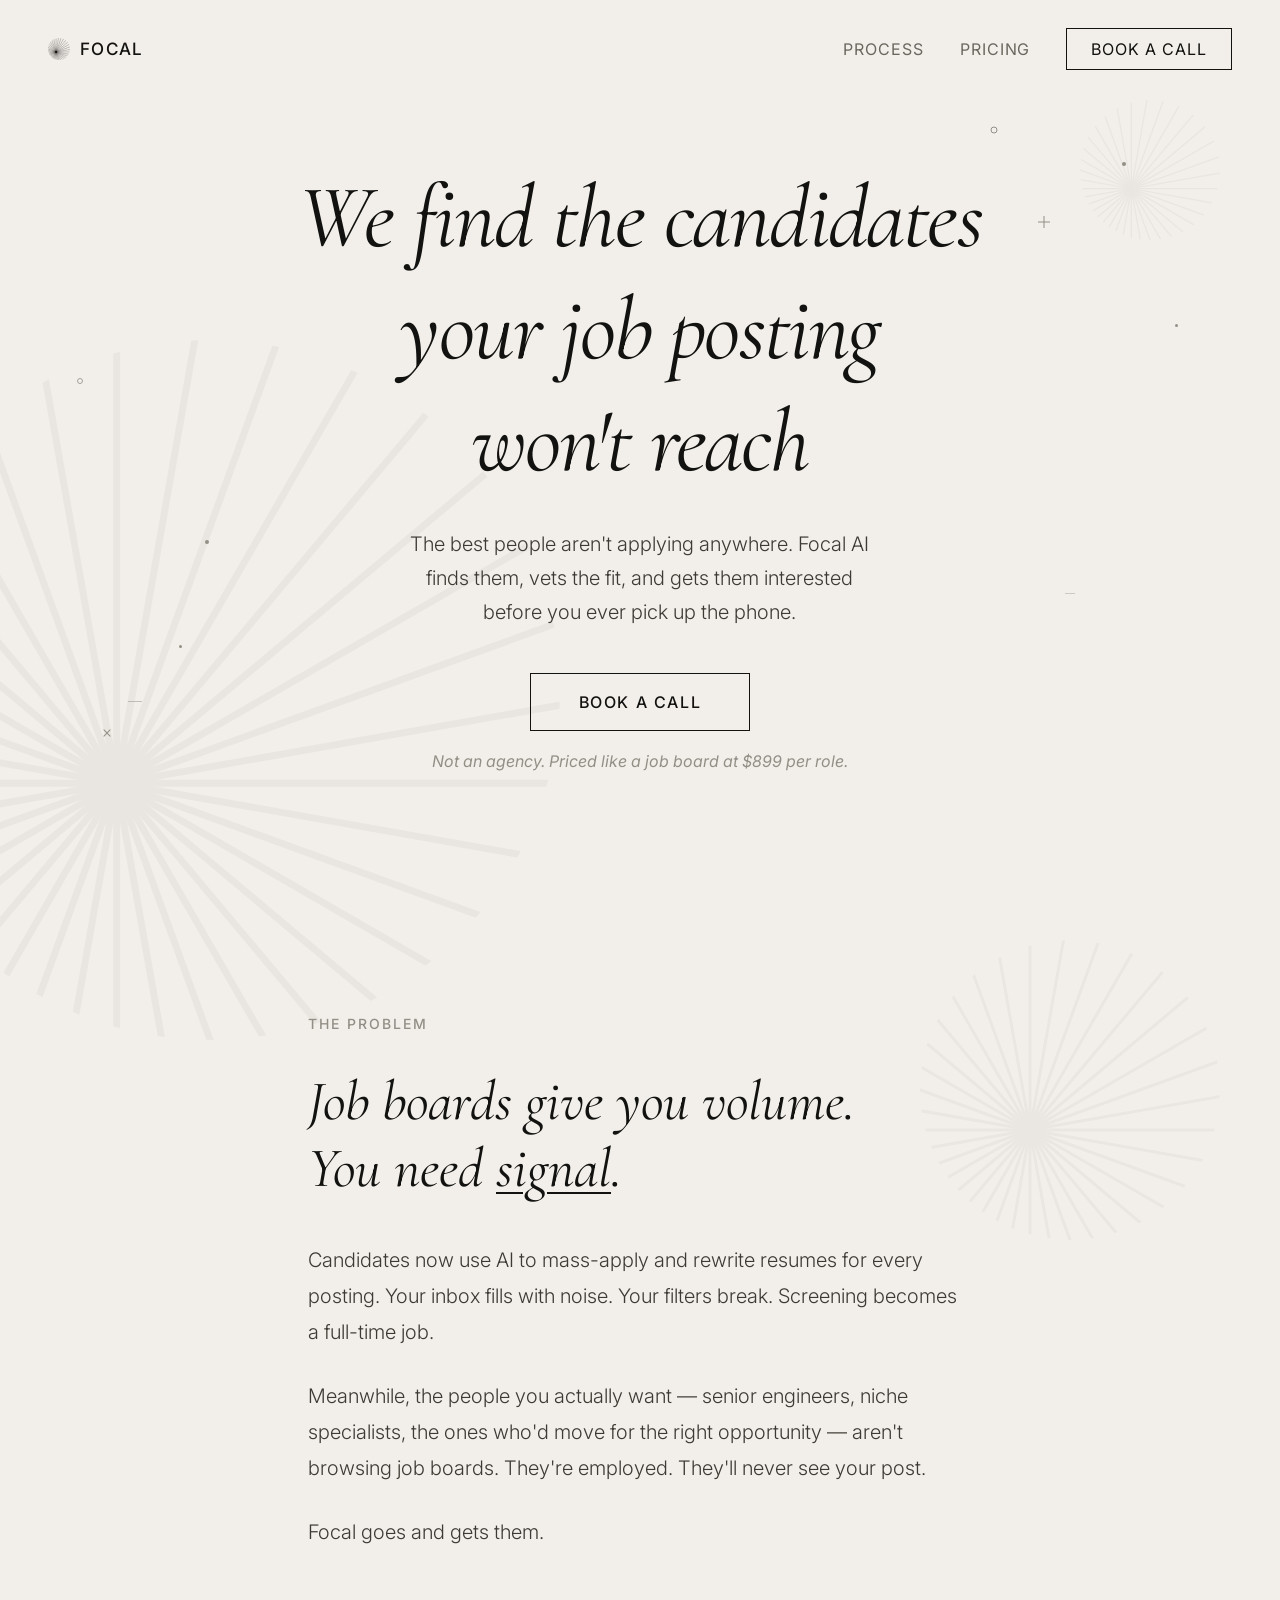
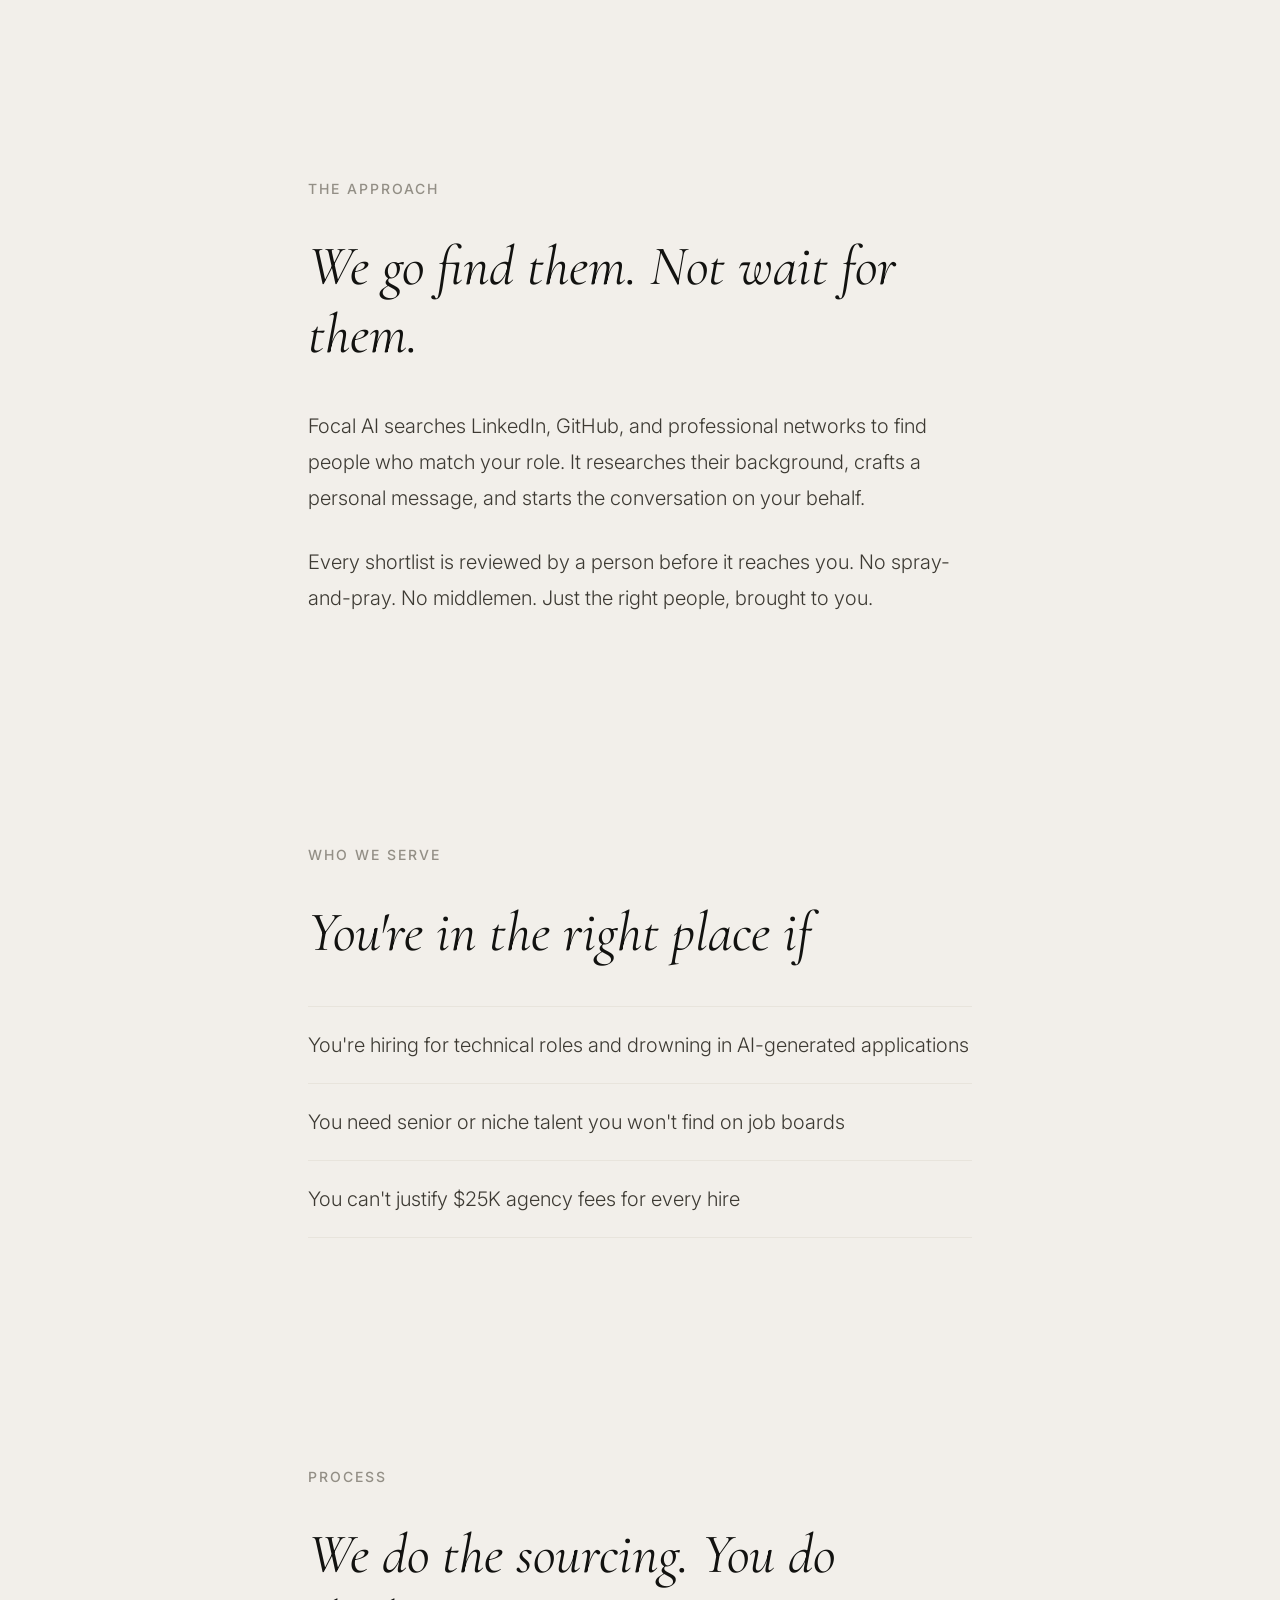
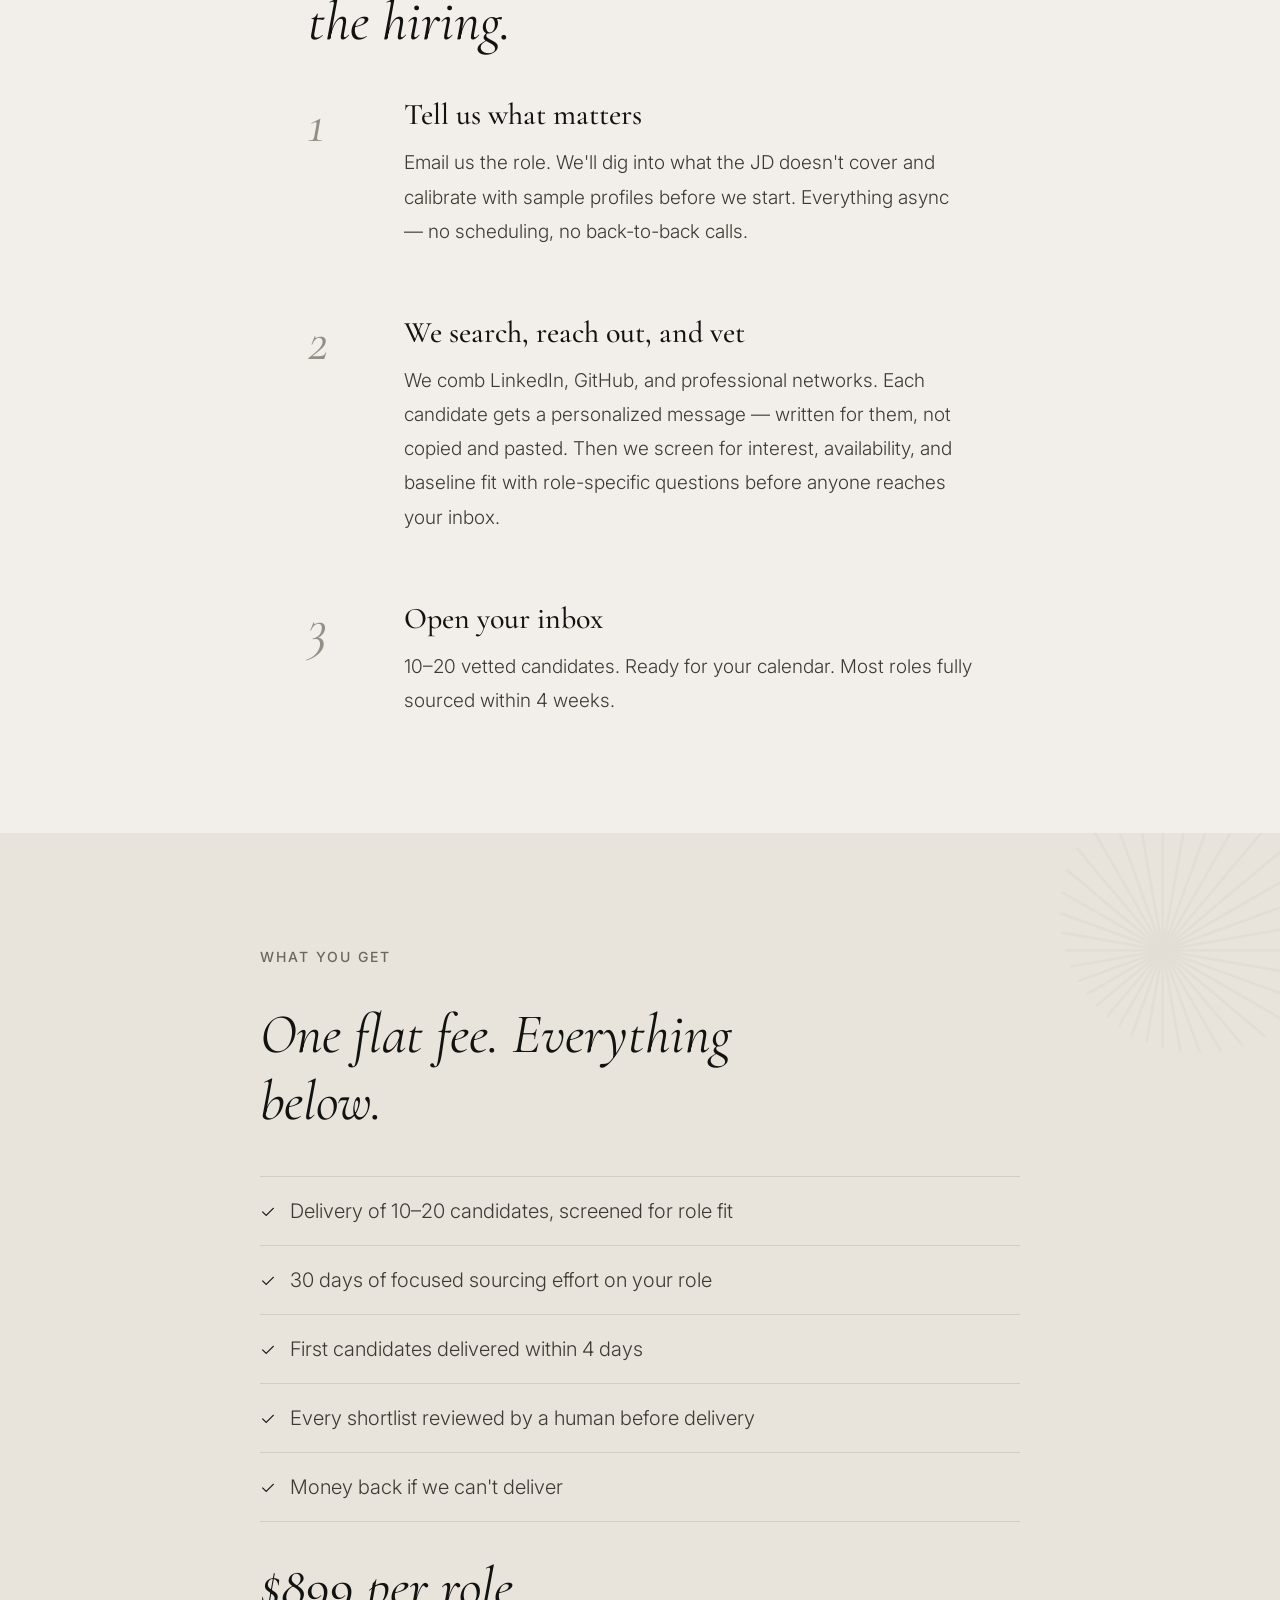
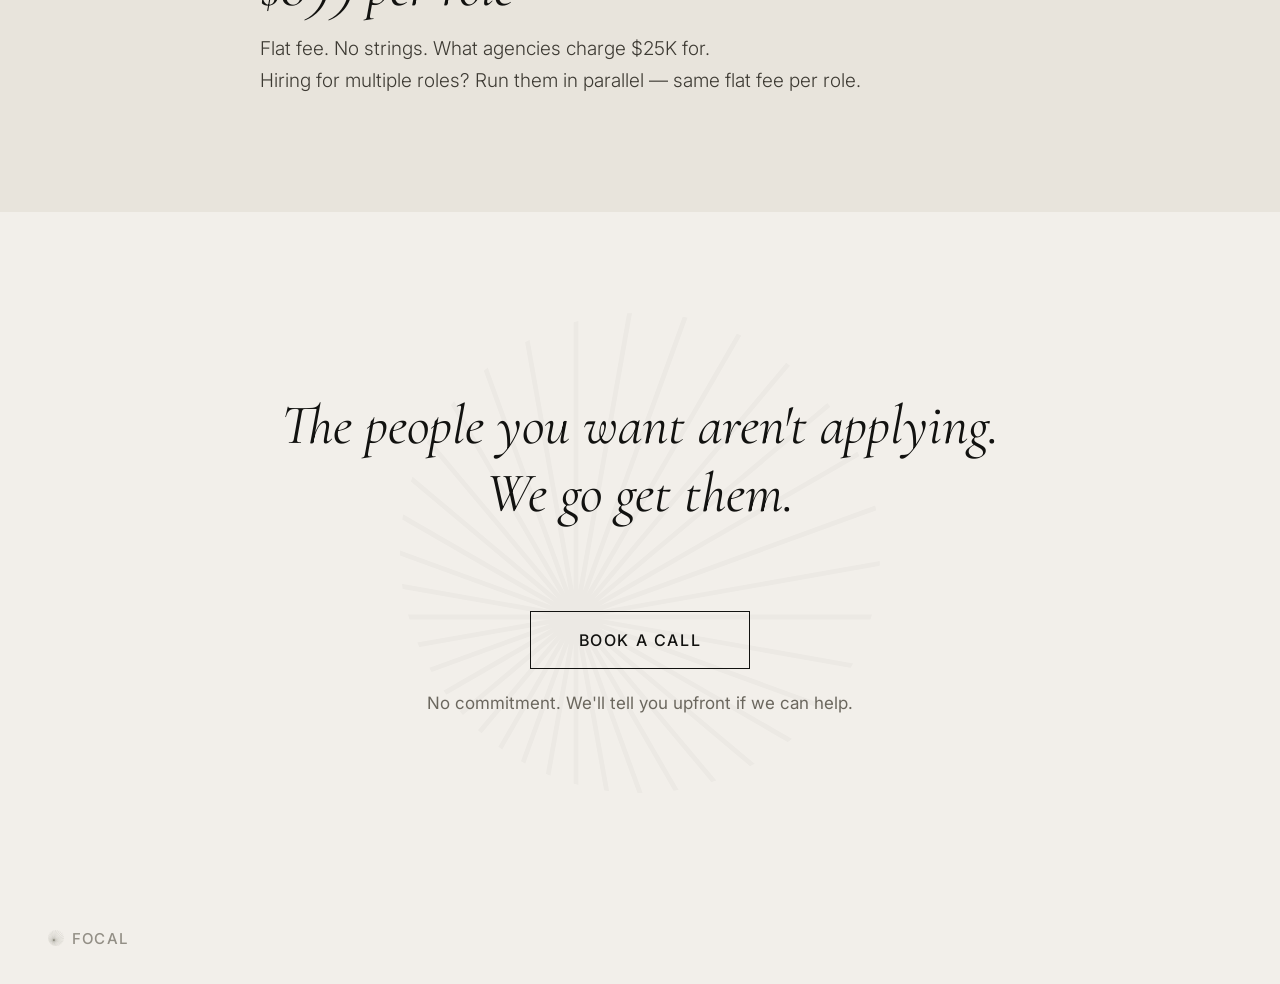
<file: index.html>
<!DOCTYPE html>
<html lang="en">
<head>
  <meta charset="UTF-8">
  <meta name="viewport" content="width=device-width, initial-scale=1.0">
  <title>Focal — We find the candidates your job posting won't reach</title>
  <link rel="preconnect" href="https://fonts.googleapis.com">
  <link rel="preconnect" href="https://fonts.gstatic.com" crossorigin>
  <link href="https://fonts.googleapis.com/css2?family=Cormorant+Garamond:ital,wght@0,400;0,500;1,400;1,500;1,600&family=Inter:wght@300;400;500;700&display=swap" rel="stylesheet">
  <style>
    *, *::before, *::after { margin: 0; padding: 0; box-sizing: border-box; }

    :root {
      /* Colors — higher contrast */
      --bg: #F2EFEA;
      --bg-warm: #E8E4DC;
      --text: #121210;
      --text-mid: #3D3A33;
      --text-muted: #6B675E;
      --text-faint: #938F86;

      /* Fonts */
      --serif: 'Cormorant Garamond', 'Georgia', serif;
      --sans: 'Inter', -apple-system, sans-serif;

      /* Font sizes — bumped ~15-20% */
      --fs-hero: clamp(48px, 7vw, 96px);
      --fs-h2: clamp(36px, 4.5vw, 56px);
      --fs-h3: 30px;
      --fs-accent: 30px;
      --fs-body: 20px;
      --fs-body-sm: 19px;
      --fs-label: 14px;
      --fs-nav: 17px;
      --fs-nav-link: 16px;
      --fs-cta: 16px;
      --fs-note: 17px;
      --fs-footer: 15px;
      --fs-step-num: 56px;

      /* Spacing */
      --space-section: 115px;
      --space-page: 48px;

      /* Layout */
      --max-w-narrow: 760px;
      --max-w-wide: 1040px;

      /* Transitions */
      --transition-fast: 0.2s;
      --transition-med: 0.3s;

      /* Borders */
      --border-rule: 1px solid var(--bg-warm);
      --border-cta: 1px solid var(--text);
    }

    html { scroll-behavior: smooth; }

    body {
      font-family: var(--sans);
      background: var(--bg);
      color: var(--text);
      -webkit-font-smoothing: antialiased;
      overflow-x: hidden;
    }

    a { color: var(--text); text-decoration: none; }

    /* ---- Animations ---- */
    .animate-in {
      opacity: 0;
      transform: translateY(28px);
      transition: opacity 0.7s cubic-bezier(0.16, 1, 0.3, 1),
                  transform 0.7s cubic-bezier(0.16, 1, 0.3, 1);
    }
    .animate-in.visible {
      opacity: 1;
      transform: translateY(0);
    }
    .animate-in.delay-1 { transition-delay: 0.1s; }
    .animate-in.delay-2 { transition-delay: 0.2s; }
    .animate-in.delay-3 { transition-delay: 0.3s; }
    .animate-in.delay-4 { transition-delay: 0.4s; }

    /* ---- Burst motif ---- */
    .burst {
      pointer-events: none;
      position: absolute;
      border-radius: 50%;
      overflow: hidden;
    }

    /* ---- Nav ---- */
    .nav {
      position: fixed; top: 0; left: 0; right: 0; z-index: 100;
      display: flex; align-items: center; justify-content: space-between;
      padding: 28px var(--space-page);
      background: rgba(242, 239, 234, 0.9);
      backdrop-filter: blur(12px);
      -webkit-backdrop-filter: blur(12px);
    }

    .nav-logo {
      display: flex; align-items: center; gap: 10px;
    }

    .nav-logo span {
      font-family: var(--sans); font-size: var(--fs-nav); font-weight: 500;
      letter-spacing: 0.08em; text-transform: uppercase; color: var(--text);
    }

    .nav-links { display: flex; gap: 36px; align-items: center; }

    .nav-links a {
      font-size: var(--fs-nav-link); font-weight: 400; letter-spacing: 0.06em;
      text-transform: uppercase; color: var(--text-muted); transition: color var(--transition-fast);
    }
    .nav-links a:hover { color: var(--text); }

    .nav-cta {
      font-size: var(--fs-nav-link); font-weight: 500; letter-spacing: 0.06em;
      text-transform: uppercase; color: var(--text) !important;
      padding: 10px 24px; border: var(--border-cta);
      transition: background var(--transition-med), color var(--transition-med);
    }
    .nav-cta:hover { background: var(--text); color: var(--bg) !important; }

    /* ---- Hero ---- */
    .hero {
      min-height: 100vh;
      display: flex; flex-direction: column; justify-content: center; align-items: center;
      padding: 140px var(--space-page) 100px;
      position: relative;
    }

    .hero-headline {
      font-family: var(--serif); font-weight: 400; font-style: italic;
      font-size: var(--fs-hero); line-height: 1.1;
      text-align: center; color: var(--text); max-width: 960px; letter-spacing: -0.02em;
    }

    /* Text reveal: each line clips its child */
    .reveal-line {
      display: block; overflow: hidden;
      padding: 0.15em 0;
      margin: -0.15em 0;
    }
    .reveal-inner {
      display: block;
      transform: translateY(110%);
      animation: revealUp 0.9s cubic-bezier(0.16, 1, 0.3, 1) forwards;
    }
    .reveal-line:nth-child(1) .reveal-inner { animation-delay: 0.2s; }
    .reveal-line:nth-child(2) .reveal-inner { animation-delay: 0.45s; }
    .reveal-line:nth-child(3) .reveal-inner { animation-delay: 0.7s; }

    @keyframes revealUp {
      to { transform: translateY(0); }
    }

    .hero-sub {
      margin-top: 36px; font-size: var(--fs-body); font-weight: 300;
      color: var(--text-mid); text-align: center; max-width: 480px;
      margin-left: auto; margin-right: auto; line-height: 1.7;
      opacity: 0; transform: translateY(24px);
      animation: heroFadeIn 1s cubic-bezier(0.16, 1, 0.3, 1) 1.1s forwards;
    }

    .hero-cta-wrap {
      text-align: center;
      opacity: 0; transform: translateY(20px);
      animation: heroFadeIn 1s cubic-bezier(0.16, 1, 0.3, 1) 1.3s forwards;
    }

    @keyframes heroFadeIn {
      to { opacity: 1; transform: translateY(0); }
    }

    /* ---- Scattered glyphs ---- */
    .glyph {
      position: absolute; pointer-events: none;
      opacity: 0;
      animation: glyphIn 1.2s ease forwards;
    }
    .glyph svg { display: block; }

    /* Staggered delays — stars appearing */
    .glyph:nth-child(1) { animation-delay: 1.0s; }
    .glyph:nth-child(2) { animation-delay: 1.2s; }
    .glyph:nth-child(3) { animation-delay: 1.4s; }
    .glyph:nth-child(4) { animation-delay: 1.1s; }
    .glyph:nth-child(5) { animation-delay: 1.6s; }
    .glyph:nth-child(6) { animation-delay: 1.3s; }
    .glyph:nth-child(7) { animation-delay: 1.8s; }
    .glyph:nth-child(8) { animation-delay: 1.5s; }
    .glyph:nth-child(9) { animation-delay: 1.7s; }
    .glyph:nth-child(10) { animation-delay: 2.0s; }

    @keyframes glyphIn {
      to { opacity: 1; }
    }

    .cta-btn {
      margin-top: 44px; display: inline-block;
      font-size: var(--fs-cta); font-weight: 500; letter-spacing: 0.1em;
      text-transform: uppercase; color: var(--text);
      padding: 18px 48px; border: var(--border-cta);
      transition: background var(--transition-med), color var(--transition-med);
    }
    .cta-btn:hover { background: var(--text); color: var(--bg); }

    /* ---- Sections ---- */
    .section {
      padding: var(--space-section) var(--space-page); max-width: var(--max-w-narrow); margin: 0 auto;
      position: relative;
    }

    .section-wide {
      padding: var(--space-section) var(--space-page); max-width: var(--max-w-wide); margin: 0 auto;
      position: relative;
    }

    .section-label {
      font-size: var(--fs-label); font-weight: 500; letter-spacing: 0.14em;
      text-transform: uppercase; color: var(--text-faint); margin-bottom: 36px;
    }

    .section h2, .section-wide h2 {
      font-family: var(--serif); font-weight: 400; font-style: italic;
      font-size: var(--fs-h2); line-height: 1.2;
      color: var(--text); margin-bottom: 40px; max-width: 600px;
    }

    .section p, .section-wide p {
      font-size: var(--fs-body); font-weight: 300; line-height: 1.8; color: var(--text-mid);
    }
    .section p + p { margin-top: 1.4em; }

    .accent-line {
      font-family: var(--sans); font-weight: 700;
      font-size: clamp(32px, 4vw, 44px); color: var(--text); margin-top: 2em;
    }

    /* ---- Underline accent ---- */
    .underline-accent {
      text-decoration: underline;
      text-decoration-thickness: 2px;
      text-underline-offset: 6px;
      text-decoration-color: var(--text);
    }

    /* ---- Steps ---- */
    .steps { display: flex; flex-direction: column; gap: 64px; }

    .step { display: flex; gap: 40px; align-items: flex-start; }

    .step-num {
      font-family: var(--serif); font-style: italic; font-size: var(--fs-step-num);
      color: var(--text-faint); line-height: 1; flex-shrink: 0; width: 56px;
    }

    .step h3 {
      font-family: var(--serif); font-weight: 500; font-size: var(--fs-h3);
      color: var(--text); margin-bottom: 12px; line-height: 1.3;
    }

    .step p { font-size: var(--fs-body-sm); font-weight: 300; line-height: 1.8; color: var(--text-mid); }

    /* ---- Features ---- */
    .features { list-style: none; }

    .features li {
      padding: 22px 0; border-bottom: var(--border-rule);
      font-size: var(--fs-body); font-weight: 300; color: var(--text-mid); line-height: 1.6;
    }
    .features li:first-child { border-top: var(--border-rule); }

    /* ---- Included section ---- */
    .included-bg {
      background: var(--bg-warm);
      padding: var(--space-section) var(--space-page);
      position: relative; overflow: hidden;
    }
    .included-inner {
      max-width: var(--max-w-narrow); margin: 0 auto; position: relative; z-index: 1;
    }

    .included-list {
      margin-top: 40px; list-style: none;
    }
    .included-list li {
      padding: 18px 0; border-bottom: 1px solid rgba(18,18,16,0.1);
      font-size: var(--fs-body); font-weight: 300; color: var(--text-mid); line-height: 1.6;
      display: flex; align-items: baseline; gap: 14px;
    }
    .included-list li:first-child { border-top: 1px solid rgba(18,18,16,0.1); }
    .included-list li::before {
      content: "\2713"; font-size: 18px; color: var(--text); flex-shrink: 0;
    }

    .pricing-line {
      margin-top: 32px;
    }
    .pricing-line .price {
      font-family: var(--serif); font-style: italic;
      font-size: var(--fs-h2); color: var(--text); line-height: 1.2;
    }
    .pricing-line .price-detail {
      margin-top: 12px; font-size: var(--fs-body-sm); font-weight: 300;
      color: var(--text-mid); line-height: 1.7;
    }

    /* ---- Final CTA ---- */
    .final-cta {
      padding: 180px var(--space-page); text-align: center;
      position: relative; overflow: hidden;
    }

    .final-cta h2 {
      font-family: var(--serif); font-weight: 400; font-style: italic;
      font-size: var(--fs-h2); line-height: 1.2;
      color: var(--text); margin-bottom: 40px; position: relative; z-index: 1;
    }

    .final-cta .note {
      display: block; margin-top: 24px; font-size: var(--fs-note);
      color: var(--text-muted); position: relative; z-index: 1;
    }

    .final-cta .cta-btn { position: relative; z-index: 1; }

    /* ---- Footer ---- */
    footer {
      display: flex; align-items: center; justify-content: space-between;
      padding: 36px var(--space-page); font-size: var(--fs-footer); color: var(--text-faint);
    }

    footer a { color: var(--text-faint); }
    footer a:hover { color: var(--text-muted); }

    .footer-brand {
      display: flex; align-items: center; gap: 8px;
      font-weight: 500; letter-spacing: 0.08em; text-transform: uppercase;
    }

    /* ---- Responsive ---- */
    @media (max-width: 768px) {
      :root {
        --space-section: 100px;
        --space-page: 24px;
        --fs-step-num: 40px;
        --fs-h3: 26px;
      }
      .nav { padding: 20px var(--space-page); }
      .nav-links { gap: 20px; }
      .hero { padding: 120px var(--space-page) 80px; }
      .hero-headline { font-size: 42px; }
      .glyph { display: none; }
      .step { gap: 24px; }
      .step-num { width: 40px; }
      .final-cta { padding: 120px var(--space-page); }
      .burst { display: none; }
    }

    @media (max-width: 480px) {
      .nav-links a:not(.nav-cta) { display: none; }
      .hero-headline { font-size: 36px; }
      .nav-cta { padding: 8px 18px; font-size: 14px; }
    }
  </style>
</head>
<body>

  <!-- Burst SVG template -->
  <svg xmlns="http://www.w3.org/2000/svg" style="display:none;">
    <defs>
      <g id="burst-shape">
        <g><g transform="translate(110,190)">
          <line x1="0" y1="0" x2="0" y2="-300" stroke-width="3" stroke-linecap="round" id="bl"/>
          <use href="#bl" transform="rotate(10)"/><use href="#bl" transform="rotate(20)"/><use href="#bl" transform="rotate(30)"/>
          <use href="#bl" transform="rotate(40)"/><use href="#bl" transform="rotate(50)"/><use href="#bl" transform="rotate(60)"/>
          <use href="#bl" transform="rotate(70)"/><use href="#bl" transform="rotate(80)"/><use href="#bl" transform="rotate(90)"/>
          <use href="#bl" transform="rotate(100)"/><use href="#bl" transform="rotate(110)"/><use href="#bl" transform="rotate(120)"/>
          <use href="#bl" transform="rotate(130)"/><use href="#bl" transform="rotate(140)"/><use href="#bl" transform="rotate(150)"/>
          <use href="#bl" transform="rotate(160)"/><use href="#bl" transform="rotate(170)"/><use href="#bl" transform="rotate(180)"/>
          <use href="#bl" transform="rotate(190)"/><use href="#bl" transform="rotate(200)"/><use href="#bl" transform="rotate(210)"/>
          <use href="#bl" transform="rotate(220)"/><use href="#bl" transform="rotate(230)"/><use href="#bl" transform="rotate(240)"/>
          <use href="#bl" transform="rotate(250)"/><use href="#bl" transform="rotate(260)"/><use href="#bl" transform="rotate(270)"/>
          <use href="#bl" transform="rotate(280)"/><use href="#bl" transform="rotate(290)"/><use href="#bl" transform="rotate(300)"/>
          <use href="#bl" transform="rotate(310)"/><use href="#bl" transform="rotate(320)"/><use href="#bl" transform="rotate(330)"/>
          <use href="#bl" transform="rotate(340)"/><use href="#bl" transform="rotate(350)"/>
        </g></g>
        <circle cx="110" cy="190" r="5"/>
      </g>
    </defs>
  </svg>

  <!-- Nav -->
  <nav class="nav">
    <a href="#" class="nav-logo">
      <svg width="22" height="22" viewBox="0 0 300 300" style="border-radius:50%;overflow:hidden;"><use href="#burst-shape" stroke="#121210" fill="#121210"/></svg>
      <span>Focal</span>
    </a>
    <div class="nav-links">
      <a href="#how">Process</a>
      <a href="#pricing">Pricing</a>
      <a href="https://calendar.app.google/MP5biH2wiGyZADMc9" target="_blank" class="nav-cta">Book a call</a>
    </div>
  </nav>

  <!-- Hero -->
  <section class="hero">
    <svg class="burst" style="bottom:-140px;left:-140px;width:700px;height:700px;opacity:0.035;" viewBox="0 0 300 300"><use href="#burst-shape" stroke="#121210" fill="#121210"/></svg>
    <svg class="burst" style="top:100px;right:60px;width:140px;height:140px;opacity:0.06;" viewBox="0 0 300 300"><use href="#burst-shape" stroke="#6B675E" fill="#6B675E"/></svg>

    <!-- Scattered glyphs — top-right cluster -->
    <span class="glyph" style="top:18%;right:12%;opacity:0.12;">
      <svg width="4" height="4"><circle cx="2" cy="2" r="2" fill="#938F86"/></svg>
    </span>
    <span class="glyph" style="top:24%;right:18%;opacity:0.08;">
      <svg width="12" height="12"><line x1="6" y1="0" x2="6" y2="12" stroke="#938F86" stroke-width="1"/><line x1="0" y1="6" x2="12" y2="6" stroke="#938F86" stroke-width="1"/></svg>
    </span>
    <span class="glyph" style="top:14%;right:22%;opacity:0.10;">
      <svg width="8" height="8"><circle cx="4" cy="4" r="3" fill="none" stroke="#938F86" stroke-width="1"/></svg>
    </span>

    <!-- Scattered glyphs — bottom-left cluster -->
    <span class="glyph" style="bottom:22%;left:10%;opacity:0.10;">
      <svg width="14" height="1"><line x1="0" y1="0" x2="14" y2="0" stroke="#938F86" stroke-width="1"/></svg>
    </span>
    <span class="glyph" style="bottom:28%;left:14%;opacity:0.14;">
      <svg width="3" height="3"><circle cx="1.5" cy="1.5" r="1.5" fill="#938F86"/></svg>
    </span>
    <span class="glyph" style="bottom:18%;left:8%;opacity:0.09;">
      <svg width="10" height="10" style="transform:rotate(45deg);"><line x1="5" y1="0" x2="5" y2="10" stroke="#938F86" stroke-width="1"/><line x1="0" y1="5" x2="10" y2="5" stroke="#938F86" stroke-width="1"/></svg>
    </span>

    <!-- Scattered glyphs — mid-left + sparse -->
    <span class="glyph" style="top:42%;left:6%;opacity:0.11;">
      <svg width="6" height="6"><circle cx="3" cy="3" r="2.5" fill="none" stroke="#938F86" stroke-width="0.8"/></svg>
    </span>
    <span class="glyph" style="top:36%;right:8%;opacity:0.08;">
      <svg width="3" height="3"><circle cx="1.5" cy="1.5" r="1.5" fill="#938F86"/></svg>
    </span>
    <span class="glyph" style="bottom:34%;right:16%;opacity:0.10;">
      <svg width="10" height="1"><line x1="0" y1="0" x2="10" y2="0" stroke="#938F86" stroke-width="0.8"/></svg>
    </span>
    <span class="glyph" style="top:60%;left:16%;opacity:0.07;">
      <svg width="4" height="4"><circle cx="2" cy="2" r="2" fill="#938F86"/></svg>
    </span>

    <div style="position:relative;">
      <h1 class="hero-headline">
        <span class="reveal-line"><span class="reveal-inner">We find the candidates</span></span>
        <span class="reveal-line"><span class="reveal-inner">your job posting</span></span>
        <span class="reveal-line"><span class="reveal-inner">won't reach</span></span>
      </h1>
      <p class="hero-sub">The best people aren't applying anywhere. Focal AI finds them, vets the fit, and gets them interested before you ever pick up the phone.</p>
      <div class="hero-cta-wrap">
        <a href="https://calendar.app.google/MP5biH2wiGyZADMc9" target="_blank" class="cta-btn">Book a call</a>
        <span class="note" style="display:block;margin-top:20px;font-style:italic;color:var(--text-faint);">Not an agency. Priced like a job board at $899 per role.</span>
      </div>
    </div>
  </section>

  <!-- The Problem -->
  <div class="section">
    <svg class="burst" style="top:40px;right:-200px;width:300px;height:300px;opacity:0.03;" viewBox="0 0 300 300"><use href="#burst-shape" stroke="#121210" fill="#121210"/></svg>

    <div class="section-label animate-in">The problem</div>
    <h2 class="animate-in delay-1">Job boards give you volume. You need <span class="underline-accent">signal</span>.</h2>
    <p class="animate-in delay-2">Candidates now use AI to mass-apply and rewrite resumes for every posting. Your inbox fills with noise. Your filters break. Screening becomes a full-time job.</p>
    <p class="animate-in delay-3">Meanwhile, the people you actually want &mdash; senior engineers, niche specialists, the ones who'd move for the right opportunity &mdash; aren't browsing job boards. They're employed. They'll never see your post.</p>
    <p class="accent-line animate-in delay-4">Focal goes and gets them.</p>
  </div>

  <!-- The Solution -->
  <div class="section">
    <div class="section-label animate-in">The approach</div>
    <h2 class="animate-in delay-1">We go find them. Not wait for them.</h2>
    <p class="animate-in delay-2">Focal AI searches LinkedIn, GitHub, and professional networks to find people who match your role. It researches their background, crafts a personal message, and starts the conversation on your behalf.</p>
    <p class="animate-in delay-3">Every shortlist is reviewed by a person before it reaches you. No spray-and-pray. No middlemen. Just the right people, brought to you.</p>
  </div>

  <!-- Built For -->
  <div class="section">
    <div class="section-label animate-in">Who we serve</div>
    <h2 class="animate-in delay-1">You're in the right place if</h2>
    <ul class="features">
      <li class="animate-in delay-1">You're hiring for technical roles and drowning in AI-generated applications</li>
      <li class="animate-in delay-2">You need senior or niche talent you won't find on job boards</li>
      <li class="animate-in delay-3">You can't justify $25K agency fees for every hire</li>
    </ul>
  </div>

  <!-- How It Works -->
  <div class="section" id="how">
    <div class="section-label animate-in">Process</div>
    <h2 class="animate-in delay-1">We do the sourcing. You do the hiring.</h2>
    <div class="steps">
      <div class="step animate-in">
        <div class="step-num">1</div>
        <div>
          <h3>Tell us what matters</h3>
          <p>Email us the role. We'll dig into what the JD doesn't cover and calibrate with sample profiles before we start. Everything async &mdash; no scheduling, no back-to-back calls.</p>
        </div>
      </div>
      <div class="step animate-in">
        <div class="step-num">2</div>
        <div>
          <h3>We search, reach out, and vet</h3>
          <p>We comb LinkedIn, GitHub, and professional networks. Each candidate gets a personalized message &mdash; written for them, not copied and pasted. Then we screen for interest, availability, and baseline fit with role-specific questions before anyone reaches your inbox.</p>
        </div>
      </div>
      <div class="step animate-in">
        <div class="step-num">3</div>
        <div>
          <h3>Open your inbox</h3>
          <p>10&ndash;20 vetted candidates. Ready for your calendar. Most roles fully sourced within 4 weeks.</p>
        </div>
      </div>
    </div>
  </div>

  <!-- What's Included -->
  <div class="included-bg" id="pricing">
    <svg class="burst" style="top:-60px;right:-60px;width:280px;height:280px;opacity:0.04;" viewBox="0 0 300 300"><use href="#burst-shape" stroke="#6B675E" fill="#6B675E"/></svg>

    <div class="included-inner">
      <div class="section-label animate-in" style="color:var(--text-muted);">What you get</div>
      <h2 class="animate-in delay-1" style="font-family:var(--serif);font-weight:400;font-style:italic;font-size:var(--fs-h2);line-height:1.2;color:var(--text);margin-bottom:40px;max-width:600px;">One flat fee. Everything below.</h2>
      <ul class="included-list">
        <li class="animate-in delay-1">Delivery of 10&ndash;20 candidates, screened for role fit</li>
        <li class="animate-in delay-2">30 days of focused sourcing effort on your role</li>
        <li class="animate-in delay-3">First candidates delivered within 4 days</li>
        <li class="animate-in delay-4">Every shortlist reviewed by a human before delivery</li>
        <li class="animate-in delay-4">Money back if we can't deliver</li>
      </ul>
      <div class="pricing-line animate-in">
        <div class="price">$899 per role</div>
        <div class="price-detail">Flat fee. No strings. What agencies charge $25K for.<br>Hiring for multiple roles? Run them in parallel &mdash; same flat fee per role.</div>
      </div>
    </div>
  </div>

  <!-- Final CTA -->
  <div class="final-cta" id="book">
    <svg class="burst" style="top:50%;left:50%;width:480px;height:480px;opacity:0.025;transform:translate(-50%,-50%);" viewBox="0 0 300 300"><use href="#burst-shape" stroke="#121210" fill="#121210"/></svg>

    <h2 class="animate-in">The people you want aren't applying.<br>We go get them.</h2>
    <div class="animate-in delay-2">
      <a href="https://calendar.app.google/MP5biH2wiGyZADMc9" target="_blank" class="cta-btn">Book a call</a>
      <span class="note">No commitment. We'll tell you upfront if we can help.</span>
    </div>
  </div>

  <!-- Footer -->
  <footer>
    <a href="#" class="footer-brand">
      <svg width="16" height="16" viewBox="0 0 300 300" style="border-radius:50%;overflow:hidden;"><use href="#burst-shape" stroke="#938F86" fill="#938F86"/></svg>
      Focal
    </a>
  </footer>

  <!-- Scroll animations -->
  <script>
    document.addEventListener('DOMContentLoaded', function () {
      var targets = document.querySelectorAll('.animate-in');
      if (!('IntersectionObserver' in window)) {
        targets.forEach(function (el) { el.classList.add('visible'); });
        return;
      }
      var observer = new IntersectionObserver(function (entries) {
        entries.forEach(function (entry) {
          if (entry.isIntersecting) {
            entry.target.classList.add('visible');
            observer.unobserve(entry.target);
          }
        });
      }, { threshold: 0.15, rootMargin: '0px 0px -40px 0px' });
      targets.forEach(function (el) { observer.observe(el); });
    });
  </script>

</body>
</html>
</file>
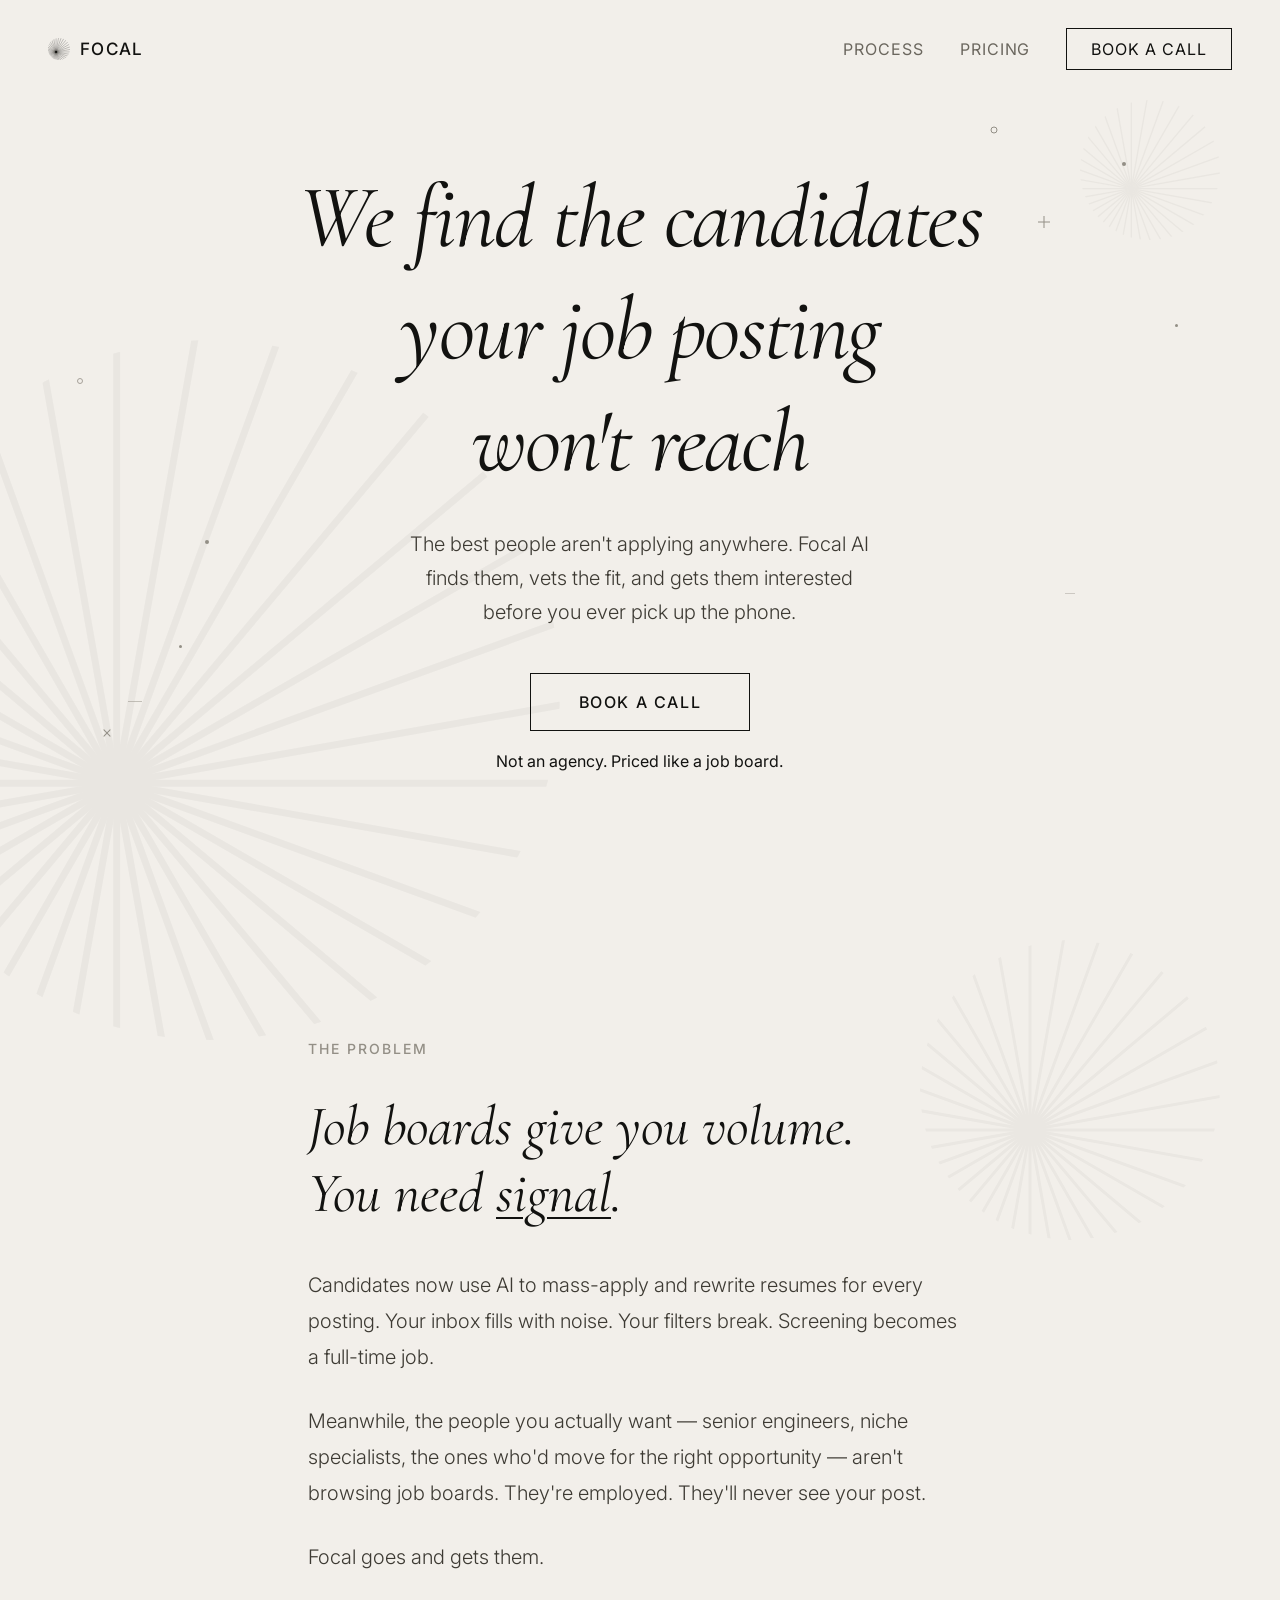
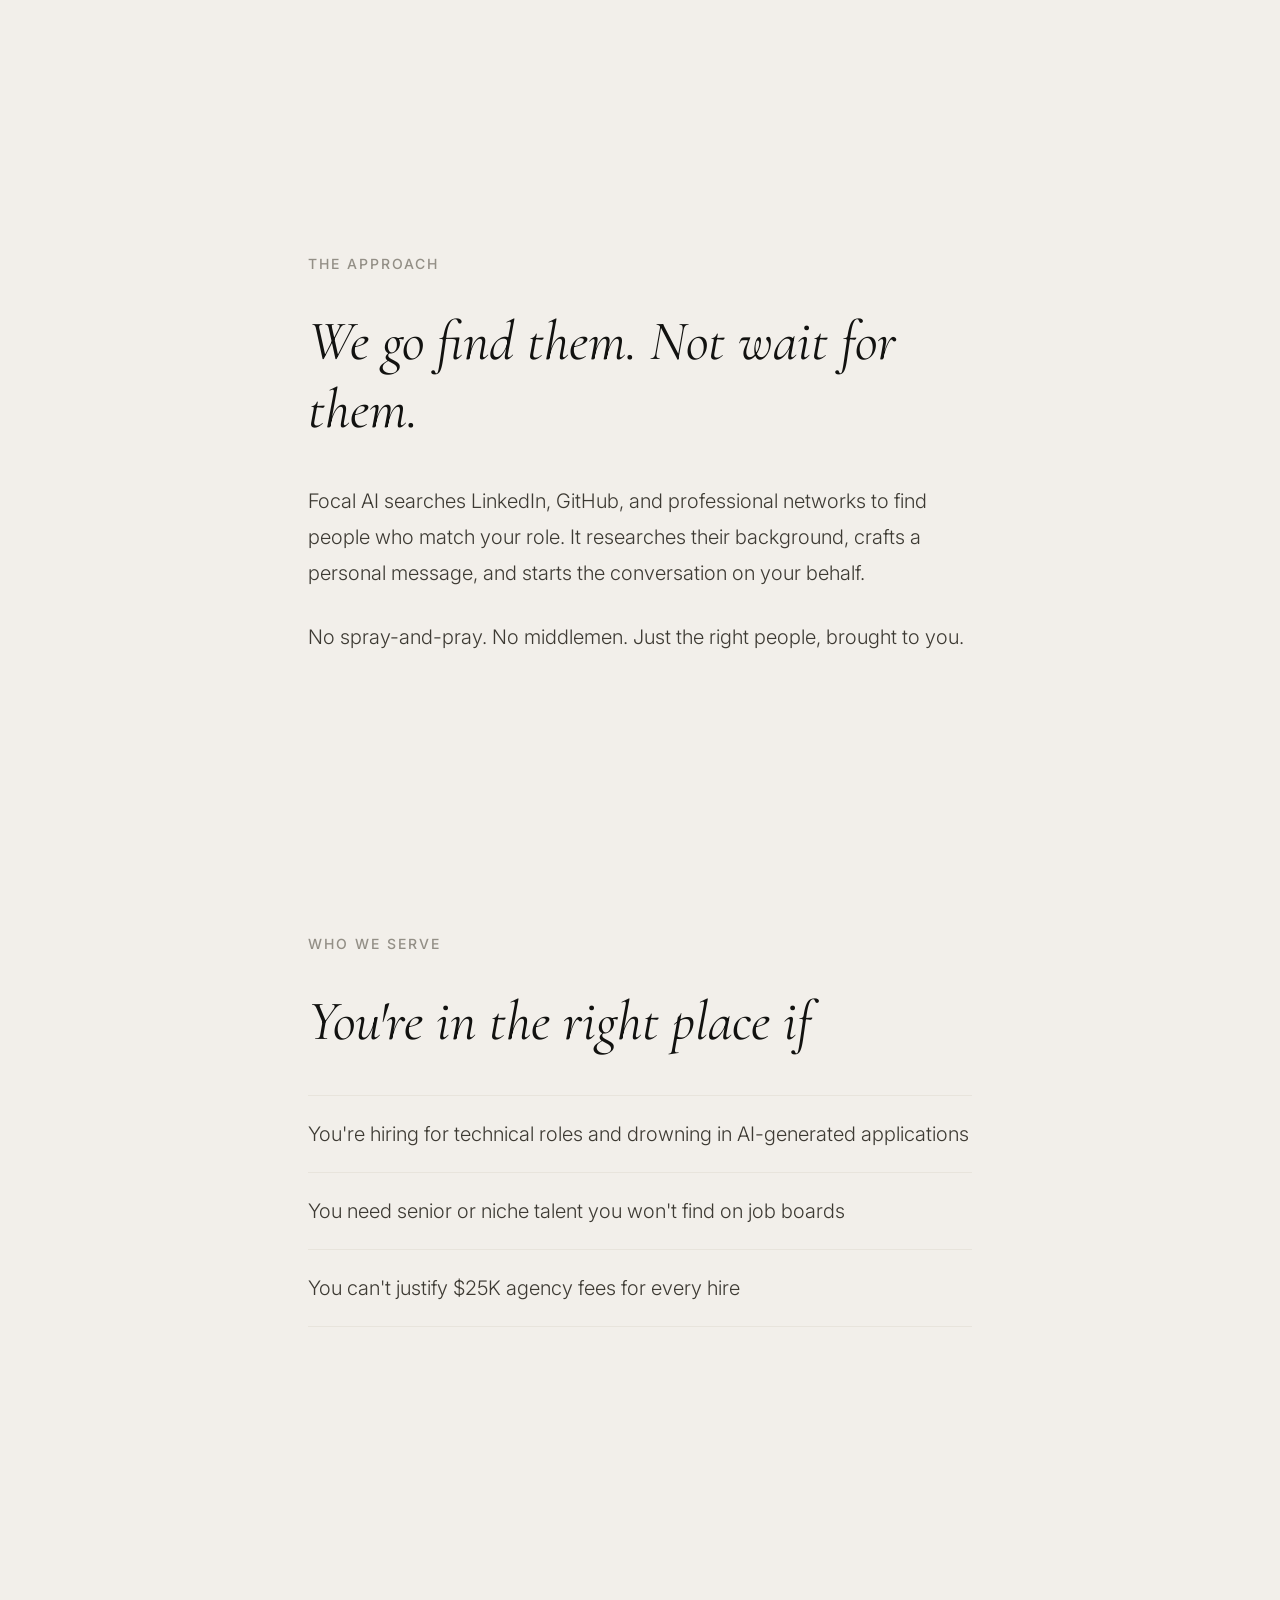
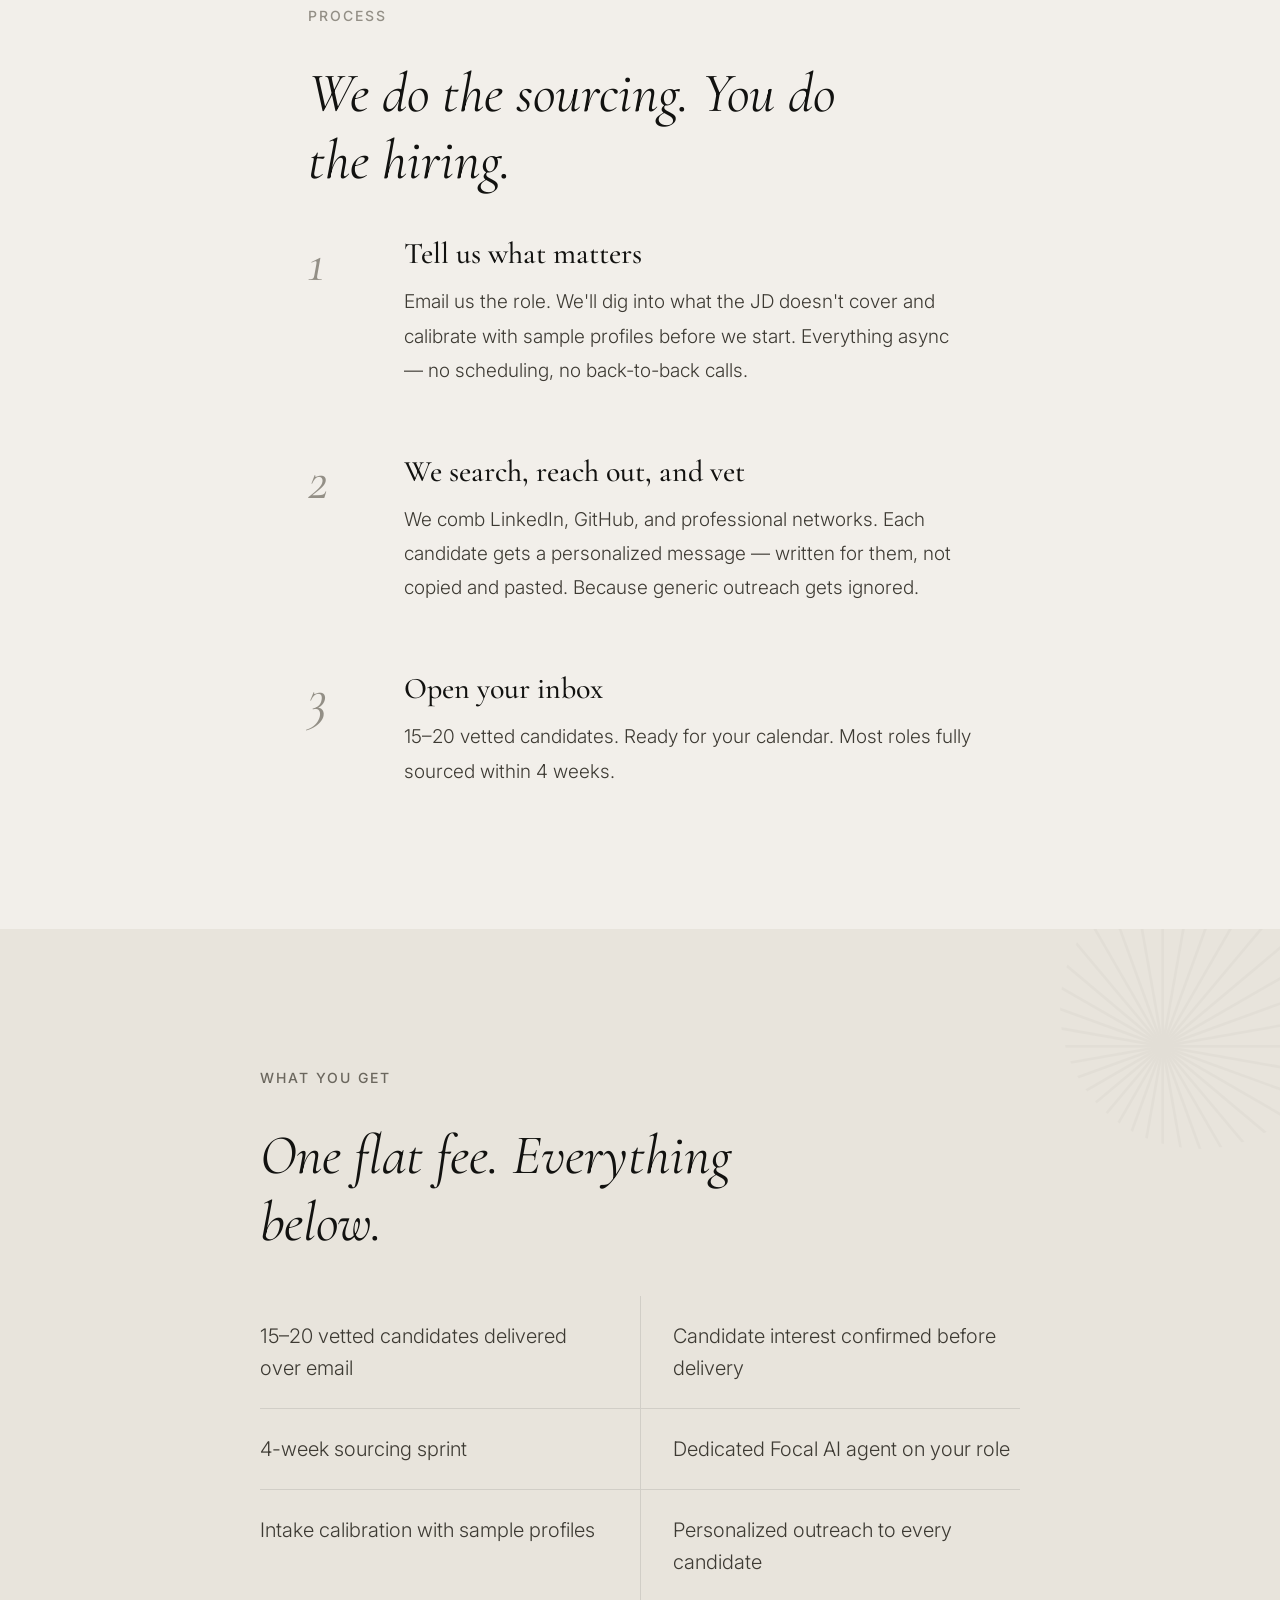
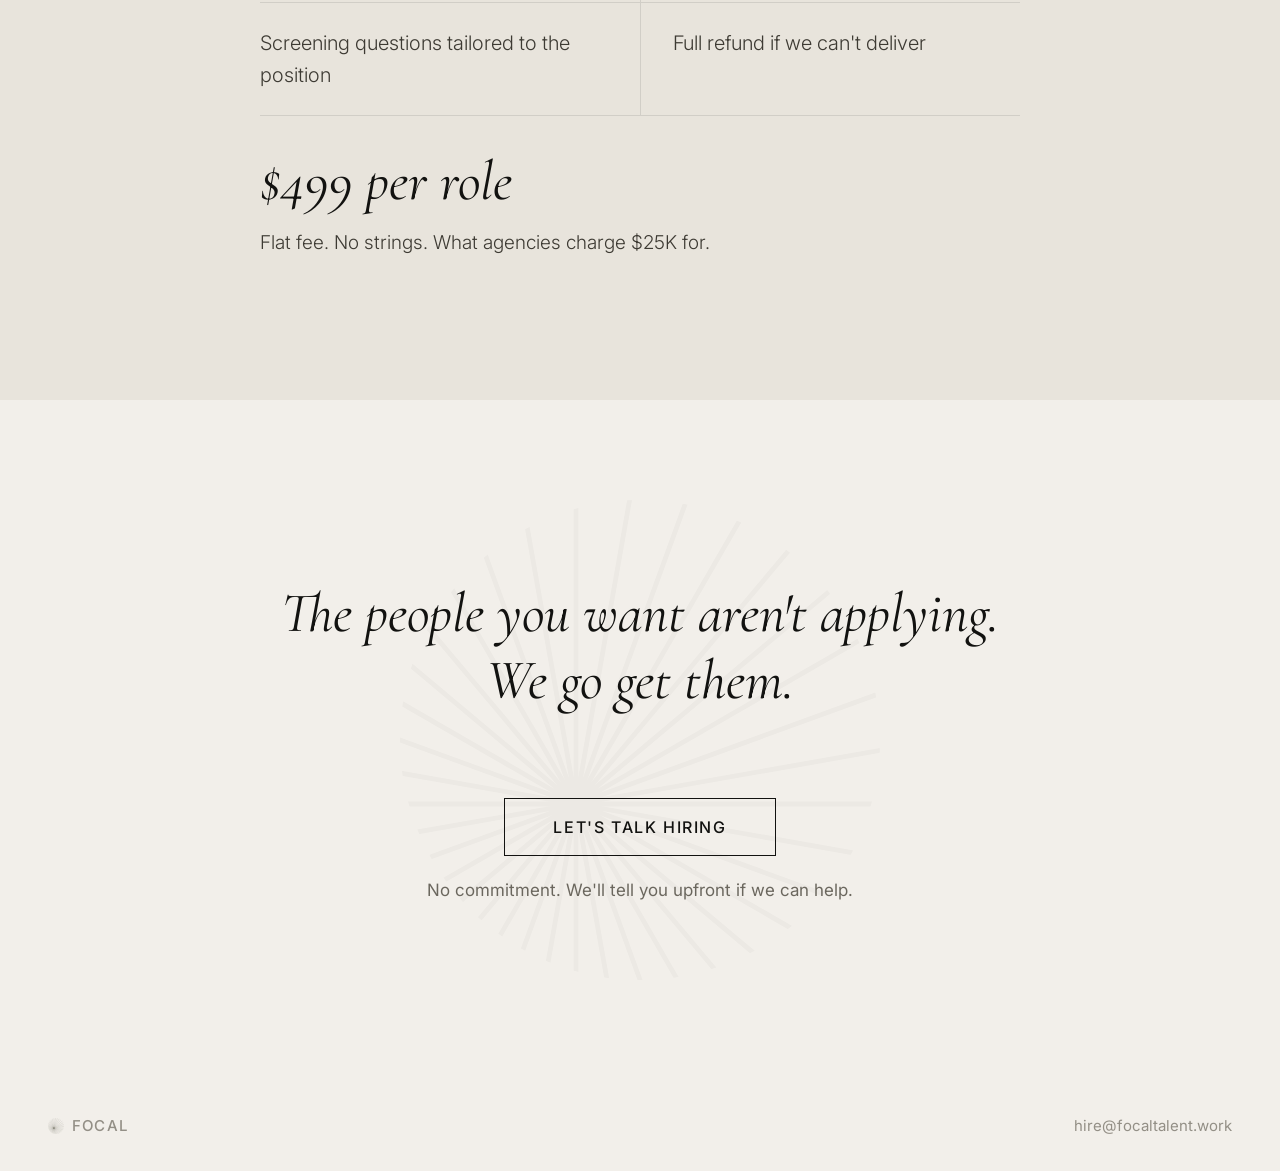
<file: landing.html>
<!DOCTYPE html>
<html lang="en">
<head>
  <meta charset="UTF-8">
  <meta name="viewport" content="width=device-width, initial-scale=1.0">
  <title>Focal — We find the candidates your job posting won't reach</title>
  <link rel="preconnect" href="https://fonts.googleapis.com">
  <link rel="preconnect" href="https://fonts.gstatic.com" crossorigin>
  <link href="https://fonts.googleapis.com/css2?family=Cormorant+Garamond:ital,wght@0,400;0,500;1,400;1,500;1,600&family=Inter:wght@300;400;500;700&display=swap" rel="stylesheet">
  <style>
    *, *::before, *::after { margin: 0; padding: 0; box-sizing: border-box; }

    :root {
      /* Colors — higher contrast */
      --bg: #F2EFEA;
      --bg-warm: #E8E4DC;
      --text: #121210;
      --text-mid: #3D3A33;
      --text-muted: #6B675E;
      --text-faint: #938F86;

      /* Fonts */
      --serif: 'Cormorant Garamond', 'Georgia', serif;
      --sans: 'Inter', -apple-system, sans-serif;

      /* Font sizes — bumped ~15-20% */
      --fs-hero: clamp(48px, 7vw, 96px);
      --fs-h2: clamp(36px, 4.5vw, 56px);
      --fs-h3: 30px;
      --fs-accent: 30px;
      --fs-body: 20px;
      --fs-body-sm: 19px;
      --fs-label: 14px;
      --fs-nav: 17px;
      --fs-nav-link: 16px;
      --fs-cta: 16px;
      --fs-note: 17px;
      --fs-footer: 15px;
      --fs-step-num: 56px;

      /* Spacing */
      --space-section: 140px;
      --space-page: 48px;

      /* Layout */
      --max-w-narrow: 760px;
      --max-w-wide: 1040px;

      /* Transitions */
      --transition-fast: 0.2s;
      --transition-med: 0.3s;

      /* Borders */
      --border-rule: 1px solid var(--bg-warm);
      --border-cta: 1px solid var(--text);
    }

    html { scroll-behavior: smooth; }

    body {
      font-family: var(--sans);
      background: var(--bg);
      color: var(--text);
      -webkit-font-smoothing: antialiased;
      overflow-x: hidden;
    }

    a { color: var(--text); text-decoration: none; }

    /* ---- Animations ---- */
    .animate-in {
      opacity: 0;
      transform: translateY(28px);
      transition: opacity 0.7s cubic-bezier(0.16, 1, 0.3, 1),
                  transform 0.7s cubic-bezier(0.16, 1, 0.3, 1);
    }
    .animate-in.visible {
      opacity: 1;
      transform: translateY(0);
    }
    .animate-in.delay-1 { transition-delay: 0.1s; }
    .animate-in.delay-2 { transition-delay: 0.2s; }
    .animate-in.delay-3 { transition-delay: 0.3s; }
    .animate-in.delay-4 { transition-delay: 0.4s; }

    /* ---- Burst motif ---- */
    .burst {
      pointer-events: none;
      position: absolute;
      border-radius: 50%;
      overflow: hidden;
    }

    /* ---- Nav ---- */
    .nav {
      position: fixed; top: 0; left: 0; right: 0; z-index: 100;
      display: flex; align-items: center; justify-content: space-between;
      padding: 28px var(--space-page);
      background: rgba(242, 239, 234, 0.9);
      backdrop-filter: blur(12px);
      -webkit-backdrop-filter: blur(12px);
    }

    .nav-logo {
      display: flex; align-items: center; gap: 10px;
    }

    .nav-logo span {
      font-family: var(--sans); font-size: var(--fs-nav); font-weight: 500;
      letter-spacing: 0.08em; text-transform: uppercase; color: var(--text);
    }

    .nav-links { display: flex; gap: 36px; align-items: center; }

    .nav-links a {
      font-size: var(--fs-nav-link); font-weight: 400; letter-spacing: 0.06em;
      text-transform: uppercase; color: var(--text-muted); transition: color var(--transition-fast);
    }
    .nav-links a:hover { color: var(--text); }

    .nav-cta {
      font-size: var(--fs-nav-link); font-weight: 500; letter-spacing: 0.06em;
      text-transform: uppercase; color: var(--text) !important;
      padding: 10px 24px; border: var(--border-cta);
      transition: background var(--transition-med), color var(--transition-med);
    }
    .nav-cta:hover { background: var(--text); color: var(--bg) !important; }

    /* ---- Hero ---- */
    .hero {
      min-height: 100vh;
      display: flex; flex-direction: column; justify-content: center; align-items: center;
      padding: 140px var(--space-page) 100px;
      position: relative;
    }

    .hero-headline {
      font-family: var(--serif); font-weight: 400; font-style: italic;
      font-size: var(--fs-hero); line-height: 1.1;
      text-align: center; color: var(--text); max-width: 960px; letter-spacing: -0.02em;
    }

    /* Text reveal: each line clips its child */
    .reveal-line {
      display: block; overflow: hidden;
      padding: 0.15em 0;
      margin: -0.15em 0;
    }
    .reveal-inner {
      display: block;
      transform: translateY(110%);
      animation: revealUp 0.9s cubic-bezier(0.16, 1, 0.3, 1) forwards;
    }
    .reveal-line:nth-child(1) .reveal-inner { animation-delay: 0.2s; }
    .reveal-line:nth-child(2) .reveal-inner { animation-delay: 0.45s; }
    .reveal-line:nth-child(3) .reveal-inner { animation-delay: 0.7s; }

    @keyframes revealUp {
      to { transform: translateY(0); }
    }

    .hero-sub {
      margin-top: 36px; font-size: var(--fs-body); font-weight: 300;
      color: var(--text-mid); text-align: center; max-width: 480px;
      margin-left: auto; margin-right: auto; line-height: 1.7;
      opacity: 0; transform: translateY(24px);
      animation: heroFadeIn 1s cubic-bezier(0.16, 1, 0.3, 1) 1.1s forwards;
    }

    .hero-cta-wrap {
      text-align: center;
      opacity: 0; transform: translateY(20px);
      animation: heroFadeIn 1s cubic-bezier(0.16, 1, 0.3, 1) 1.3s forwards;
    }

    @keyframes heroFadeIn {
      to { opacity: 1; transform: translateY(0); }
    }

    /* ---- Scattered glyphs ---- */
    .glyph {
      position: absolute; pointer-events: none;
      opacity: 0;
      animation: glyphIn 1.2s ease forwards;
    }
    .glyph svg { display: block; }

    /* Staggered delays — stars appearing */
    .glyph:nth-child(1) { animation-delay: 1.0s; }
    .glyph:nth-child(2) { animation-delay: 1.2s; }
    .glyph:nth-child(3) { animation-delay: 1.4s; }
    .glyph:nth-child(4) { animation-delay: 1.1s; }
    .glyph:nth-child(5) { animation-delay: 1.6s; }
    .glyph:nth-child(6) { animation-delay: 1.3s; }
    .glyph:nth-child(7) { animation-delay: 1.8s; }
    .glyph:nth-child(8) { animation-delay: 1.5s; }
    .glyph:nth-child(9) { animation-delay: 1.7s; }
    .glyph:nth-child(10) { animation-delay: 2.0s; }

    @keyframes glyphIn {
      to { opacity: 1; }
    }

    .cta-btn {
      margin-top: 44px; display: inline-block;
      font-size: var(--fs-cta); font-weight: 500; letter-spacing: 0.1em;
      text-transform: uppercase; color: var(--text);
      padding: 18px 48px; border: var(--border-cta);
      transition: background var(--transition-med), color var(--transition-med);
    }
    .cta-btn:hover { background: var(--text); color: var(--bg); }

    /* ---- Sections ---- */
    .section {
      padding: var(--space-section) var(--space-page); max-width: var(--max-w-narrow); margin: 0 auto;
      position: relative;
    }

    .section-wide {
      padding: var(--space-section) var(--space-page); max-width: var(--max-w-wide); margin: 0 auto;
      position: relative;
    }

    .section-label {
      font-size: var(--fs-label); font-weight: 500; letter-spacing: 0.14em;
      text-transform: uppercase; color: var(--text-faint); margin-bottom: 36px;
    }

    .section h2, .section-wide h2 {
      font-family: var(--serif); font-weight: 400; font-style: italic;
      font-size: var(--fs-h2); line-height: 1.2;
      color: var(--text); margin-bottom: 40px; max-width: 600px;
    }

    .section p, .section-wide p {
      font-size: var(--fs-body); font-weight: 300; line-height: 1.8; color: var(--text-mid);
    }
    .section p + p { margin-top: 1.4em; }

    .accent-line {
      font-family: var(--sans); font-weight: 700;
      font-size: clamp(32px, 4vw, 44px); color: var(--text); margin-top: 2em;
    }

    /* ---- Underline accent ---- */
    .underline-accent {
      text-decoration: underline;
      text-decoration-thickness: 2px;
      text-underline-offset: 6px;
      text-decoration-color: var(--text);
    }

    /* ---- Steps ---- */
    .steps { display: flex; flex-direction: column; gap: 64px; }

    .step { display: flex; gap: 40px; align-items: flex-start; }

    .step-num {
      font-family: var(--serif); font-style: italic; font-size: var(--fs-step-num);
      color: var(--text-faint); line-height: 1; flex-shrink: 0; width: 56px;
    }

    .step h3 {
      font-family: var(--serif); font-weight: 500; font-size: var(--fs-h3);
      color: var(--text); margin-bottom: 12px; line-height: 1.3;
    }

    .step p { font-size: var(--fs-body-sm); font-weight: 300; line-height: 1.8; color: var(--text-mid); }

    /* ---- Features ---- */
    .features { list-style: none; }

    .features li {
      padding: 22px 0; border-bottom: var(--border-rule);
      font-size: var(--fs-body); font-weight: 300; color: var(--text-mid); line-height: 1.6;
    }
    .features li:first-child { border-top: var(--border-rule); }

    /* ---- Included section ---- */
    .included-bg {
      background: var(--bg-warm);
      padding: var(--space-section) var(--space-page);
      position: relative; overflow: hidden;
    }
    .included-inner {
      max-width: var(--max-w-narrow); margin: 0 auto; position: relative; z-index: 1;
    }

    .included-grid {
      display: grid; grid-template-columns: 1fr 1fr; gap: 0;
      margin-top: 40px;
    }
    .included-grid li {
      padding: 24px 0; border-bottom: 1px solid rgba(18,18,16,0.1);
      font-size: var(--fs-body); font-weight: 300; color: var(--text-mid); line-height: 1.6;
      list-style: none;
    }
    .included-grid li:nth-child(odd) { padding-right: 32px; }
    .included-grid li:nth-child(even) { padding-left: 32px; border-left: 1px solid rgba(18,18,16,0.1); }

    .pricing-line {
      margin-top: 32px;
    }
    .pricing-line .price {
      font-family: var(--serif); font-style: italic;
      font-size: var(--fs-h2); color: var(--text); line-height: 1.2;
    }
    .pricing-line .price-detail {
      margin-top: 12px; font-size: var(--fs-body-sm); font-weight: 300;
      color: var(--text-mid); line-height: 1.7;
    }

    /* ---- Final CTA ---- */
    .final-cta {
      padding: 180px var(--space-page); text-align: center;
      position: relative; overflow: hidden;
    }

    .final-cta h2 {
      font-family: var(--serif); font-weight: 400; font-style: italic;
      font-size: var(--fs-h2); line-height: 1.2;
      color: var(--text); margin-bottom: 40px; position: relative; z-index: 1;
    }

    .final-cta .note {
      display: block; margin-top: 24px; font-size: var(--fs-note);
      color: var(--text-muted); position: relative; z-index: 1;
    }

    .final-cta .cta-btn { position: relative; z-index: 1; }

    /* ---- Footer ---- */
    footer {
      display: flex; align-items: center; justify-content: space-between;
      padding: 36px var(--space-page); font-size: var(--fs-footer); color: var(--text-faint);
    }

    footer a { color: var(--text-faint); }
    footer a:hover { color: var(--text-muted); }

    .footer-brand {
      display: flex; align-items: center; gap: 8px;
      font-weight: 500; letter-spacing: 0.08em; text-transform: uppercase;
    }

    /* ---- Responsive ---- */
    @media (max-width: 768px) {
      :root {
        --space-section: 100px;
        --space-page: 24px;
        --fs-step-num: 40px;
        --fs-h3: 26px;
      }
      .nav { padding: 20px var(--space-page); }
      .nav-links { gap: 20px; }
      .hero { padding: 120px var(--space-page) 80px; }
      .hero-headline { font-size: 42px; }
      .glyph { display: none; }
      .step { gap: 24px; }
      .step-num { width: 40px; }
      .included-grid { grid-template-columns: 1fr; }
      .included-grid li:nth-child(even) { padding-left: 0; border-left: none; }
      .included-grid li:nth-child(odd) { padding-right: 0; }
      .final-cta { padding: 120px var(--space-page); }
      .burst { display: none; }
    }

    @media (max-width: 480px) {
      .nav-links a:not(.nav-cta) { display: none; }
      .hero-headline { font-size: 36px; }
      .nav-cta { padding: 8px 18px; font-size: 14px; }
    }
  </style>
</head>
<body>

  <!-- Burst SVG template -->
  <svg xmlns="http://www.w3.org/2000/svg" style="display:none;">
    <defs>
      <g id="burst-shape">
        <g><g transform="translate(110,190)">
          <line x1="0" y1="0" x2="0" y2="-300" stroke-width="3" stroke-linecap="round" id="bl"/>
          <use href="#bl" transform="rotate(10)"/><use href="#bl" transform="rotate(20)"/><use href="#bl" transform="rotate(30)"/>
          <use href="#bl" transform="rotate(40)"/><use href="#bl" transform="rotate(50)"/><use href="#bl" transform="rotate(60)"/>
          <use href="#bl" transform="rotate(70)"/><use href="#bl" transform="rotate(80)"/><use href="#bl" transform="rotate(90)"/>
          <use href="#bl" transform="rotate(100)"/><use href="#bl" transform="rotate(110)"/><use href="#bl" transform="rotate(120)"/>
          <use href="#bl" transform="rotate(130)"/><use href="#bl" transform="rotate(140)"/><use href="#bl" transform="rotate(150)"/>
          <use href="#bl" transform="rotate(160)"/><use href="#bl" transform="rotate(170)"/><use href="#bl" transform="rotate(180)"/>
          <use href="#bl" transform="rotate(190)"/><use href="#bl" transform="rotate(200)"/><use href="#bl" transform="rotate(210)"/>
          <use href="#bl" transform="rotate(220)"/><use href="#bl" transform="rotate(230)"/><use href="#bl" transform="rotate(240)"/>
          <use href="#bl" transform="rotate(250)"/><use href="#bl" transform="rotate(260)"/><use href="#bl" transform="rotate(270)"/>
          <use href="#bl" transform="rotate(280)"/><use href="#bl" transform="rotate(290)"/><use href="#bl" transform="rotate(300)"/>
          <use href="#bl" transform="rotate(310)"/><use href="#bl" transform="rotate(320)"/><use href="#bl" transform="rotate(330)"/>
          <use href="#bl" transform="rotate(340)"/><use href="#bl" transform="rotate(350)"/>
        </g></g>
        <circle cx="110" cy="190" r="5"/>
      </g>
    </defs>
  </svg>

  <!-- Nav -->
  <nav class="nav">
    <a href="#" class="nav-logo">
      <svg width="22" height="22" viewBox="0 0 300 300" style="border-radius:50%;overflow:hidden;"><use href="#burst-shape" stroke="#121210" fill="#121210"/></svg>
      <span>Focal</span>
    </a>
    <div class="nav-links">
      <a href="#how">Process</a>
      <a href="#pricing">Pricing</a>
      <a href="#book" class="nav-cta">Book a call</a>
    </div>
  </nav>

  <!-- Hero -->
  <section class="hero">
    <svg class="burst" style="bottom:-140px;left:-140px;width:700px;height:700px;opacity:0.035;" viewBox="0 0 300 300"><use href="#burst-shape" stroke="#121210" fill="#121210"/></svg>
    <svg class="burst" style="top:100px;right:60px;width:140px;height:140px;opacity:0.06;" viewBox="0 0 300 300"><use href="#burst-shape" stroke="#6B675E" fill="#6B675E"/></svg>

    <!-- Scattered glyphs — top-right cluster -->
    <span class="glyph" style="top:18%;right:12%;opacity:0.12;">
      <svg width="4" height="4"><circle cx="2" cy="2" r="2" fill="#938F86"/></svg>
    </span>
    <span class="glyph" style="top:24%;right:18%;opacity:0.08;">
      <svg width="12" height="12"><line x1="6" y1="0" x2="6" y2="12" stroke="#938F86" stroke-width="1"/><line x1="0" y1="6" x2="12" y2="6" stroke="#938F86" stroke-width="1"/></svg>
    </span>
    <span class="glyph" style="top:14%;right:22%;opacity:0.10;">
      <svg width="8" height="8"><circle cx="4" cy="4" r="3" fill="none" stroke="#938F86" stroke-width="1"/></svg>
    </span>

    <!-- Scattered glyphs — bottom-left cluster -->
    <span class="glyph" style="bottom:22%;left:10%;opacity:0.10;">
      <svg width="14" height="1"><line x1="0" y1="0" x2="14" y2="0" stroke="#938F86" stroke-width="1"/></svg>
    </span>
    <span class="glyph" style="bottom:28%;left:14%;opacity:0.14;">
      <svg width="3" height="3"><circle cx="1.5" cy="1.5" r="1.5" fill="#938F86"/></svg>
    </span>
    <span class="glyph" style="bottom:18%;left:8%;opacity:0.09;">
      <svg width="10" height="10" style="transform:rotate(45deg);"><line x1="5" y1="0" x2="5" y2="10" stroke="#938F86" stroke-width="1"/><line x1="0" y1="5" x2="10" y2="5" stroke="#938F86" stroke-width="1"/></svg>
    </span>

    <!-- Scattered glyphs — mid-left + sparse -->
    <span class="glyph" style="top:42%;left:6%;opacity:0.11;">
      <svg width="6" height="6"><circle cx="3" cy="3" r="2.5" fill="none" stroke="#938F86" stroke-width="0.8"/></svg>
    </span>
    <span class="glyph" style="top:36%;right:8%;opacity:0.08;">
      <svg width="3" height="3"><circle cx="1.5" cy="1.5" r="1.5" fill="#938F86"/></svg>
    </span>
    <span class="glyph" style="bottom:34%;right:16%;opacity:0.10;">
      <svg width="10" height="1"><line x1="0" y1="0" x2="10" y2="0" stroke="#938F86" stroke-width="0.8"/></svg>
    </span>
    <span class="glyph" style="top:60%;left:16%;opacity:0.07;">
      <svg width="4" height="4"><circle cx="2" cy="2" r="2" fill="#938F86"/></svg>
    </span>

    <div style="position:relative;">
      <h1 class="hero-headline">
        <span class="reveal-line"><span class="reveal-inner">We find the candidates</span></span>
        <span class="reveal-line"><span class="reveal-inner">your job posting</span></span>
        <span class="reveal-line"><span class="reveal-inner">won't reach</span></span>
      </h1>
      <p class="hero-sub">The best people aren't applying anywhere. Focal AI finds them, vets the fit, and gets them interested before you ever pick up the phone.</p>
      <div class="hero-cta-wrap">
        <a href="#book" class="cta-btn">Book a call</a>
        <span class="note" style="display:block;margin-top:20px;">Not an agency. Priced like a job board.</span>
      </div>
    </div>
  </section>

  <!-- The Problem -->
  <div class="section">
    <svg class="burst" style="top:40px;right:-200px;width:300px;height:300px;opacity:0.03;" viewBox="0 0 300 300"><use href="#burst-shape" stroke="#121210" fill="#121210"/></svg>

    <div class="section-label animate-in">The problem</div>
    <h2 class="animate-in delay-1">Job boards give you volume. You need <span class="underline-accent">signal</span>.</h2>
    <p class="animate-in delay-2">Candidates now use AI to mass-apply and rewrite resumes for every posting. Your inbox fills with noise. Your filters break. Screening becomes a full-time job.</p>
    <p class="animate-in delay-3">Meanwhile, the people you actually want &mdash; senior engineers, niche specialists, the ones who'd move for the right opportunity &mdash; aren't browsing job boards. They're employed. They'll never see your post.</p>
    <p class="accent-line animate-in delay-4">Focal goes and gets them.</p>
  </div>

  <!-- The Solution -->
  <div class="section">
    <div class="section-label animate-in">The approach</div>
    <h2 class="animate-in delay-1">We go find them. Not wait for them.</h2>
    <p class="animate-in delay-2">Focal AI searches LinkedIn, GitHub, and professional networks to find people who match your role. It researches their background, crafts a personal message, and starts the conversation on your behalf.</p>
    <p class="animate-in delay-3">No spray-and-pray. No middlemen. Just the right people, brought to you.</p>
  </div>

  <!-- Built For -->
  <div class="section">
    <div class="section-label animate-in">Who we serve</div>
    <h2 class="animate-in delay-1">You're in the right place if</h2>
    <ul class="features">
      <li class="animate-in delay-1">You're hiring for technical roles and drowning in AI-generated applications</li>
      <li class="animate-in delay-2">You need senior or niche talent you won't find on job boards</li>
      <li class="animate-in delay-3">You can't justify $25K agency fees for every hire</li>
    </ul>
  </div>

  <!-- How It Works -->
  <div class="section" id="how">
    <div class="section-label animate-in">Process</div>
    <h2 class="animate-in delay-1">We do the sourcing. You do the hiring.</h2>
    <div class="steps">
      <div class="step animate-in">
        <div class="step-num">1</div>
        <div>
          <h3>Tell us what matters</h3>
          <p>Email us the role. We'll dig into what the JD doesn't cover and calibrate with sample profiles before we start. Everything async &mdash; no scheduling, no back-to-back calls.</p>
        </div>
      </div>
      <div class="step animate-in">
        <div class="step-num">2</div>
        <div>
          <h3>We search, reach out, and vet</h3>
          <p>We comb LinkedIn, GitHub, and professional networks. Each candidate gets a personalized message &mdash; written for them, not copied and pasted. Because generic outreach gets ignored.</p>
        </div>
      </div>
      <div class="step animate-in">
        <div class="step-num">3</div>
        <div>
          <h3>Open your inbox</h3>
          <p>15&ndash;20 vetted candidates. Ready for your calendar. Most roles fully sourced within 4 weeks.</p>
        </div>
      </div>
    </div>
  </div>

  <!-- What's Included -->
  <div class="included-bg" id="pricing">
    <svg class="burst" style="top:-60px;right:-60px;width:280px;height:280px;opacity:0.04;" viewBox="0 0 300 300"><use href="#burst-shape" stroke="#6B675E" fill="#6B675E"/></svg>

    <div class="included-inner">
      <div class="section-label animate-in" style="color:var(--text-muted);">What you get</div>
      <h2 class="animate-in delay-1" style="font-family:var(--serif);font-weight:400;font-style:italic;font-size:var(--fs-h2);line-height:1.2;color:var(--text);margin-bottom:40px;max-width:600px;">One flat fee. Everything below.</h2>
      <ul class="included-grid">
        <li class="animate-in delay-1">15&ndash;20 vetted candidates delivered over email</li>
        <li class="animate-in delay-2">Candidate interest confirmed before delivery</li>
        <li class="animate-in delay-1">4-week sourcing sprint</li>
        <li class="animate-in delay-2">Dedicated Focal AI agent on your role</li>
        <li class="animate-in delay-3">Intake calibration with sample profiles</li>
        <li class="animate-in delay-4">Personalized outreach to every candidate</li>
        <li class="animate-in delay-3">Screening questions tailored to the position</li>
        <li class="animate-in delay-4">Full refund if we can't deliver</li>
      </ul>
      <div class="pricing-line animate-in">
        <div class="price">$499 per role</div>
        <div class="price-detail">Flat fee. No strings. What agencies charge $25K for.</div>
      </div>
    </div>
  </div>

  <!-- Final CTA -->
  <div class="final-cta" id="book">
    <svg class="burst" style="top:50%;left:50%;width:480px;height:480px;opacity:0.025;transform:translate(-50%,-50%);" viewBox="0 0 300 300"><use href="#burst-shape" stroke="#121210" fill="#121210"/></svg>

    <h2 class="animate-in">The people you want aren't applying.<br>We go get them.</h2>
    <div class="animate-in delay-2">
      <a href="#book" class="cta-btn">Let's talk hiring</a>
      <span class="note">No commitment. We'll tell you upfront if we can help.</span>
    </div>
  </div>

  <!-- Footer -->
  <footer>
    <a href="#" class="footer-brand">
      <svg width="16" height="16" viewBox="0 0 300 300" style="border-radius:50%;overflow:hidden;"><use href="#burst-shape" stroke="#938F86" fill="#938F86"/></svg>
      Focal
    </a>
    <a href="mailto:hire@focaltalent.work">hire@focaltalent.work</a>
  </footer>

  <!-- Scroll animations -->
  <script>
    document.addEventListener('DOMContentLoaded', function () {
      var targets = document.querySelectorAll('.animate-in');
      if (!('IntersectionObserver' in window)) {
        targets.forEach(function (el) { el.classList.add('visible'); });
        return;
      }
      var observer = new IntersectionObserver(function (entries) {
        entries.forEach(function (entry) {
          if (entry.isIntersecting) {
            entry.target.classList.add('visible');
            observer.unobserve(entry.target);
          }
        });
      }, { threshold: 0.15, rootMargin: '0px 0px -40px 0px' });
      targets.forEach(function (el) { observer.observe(el); });
    });
  </script>

</body>
</html>
</file>
